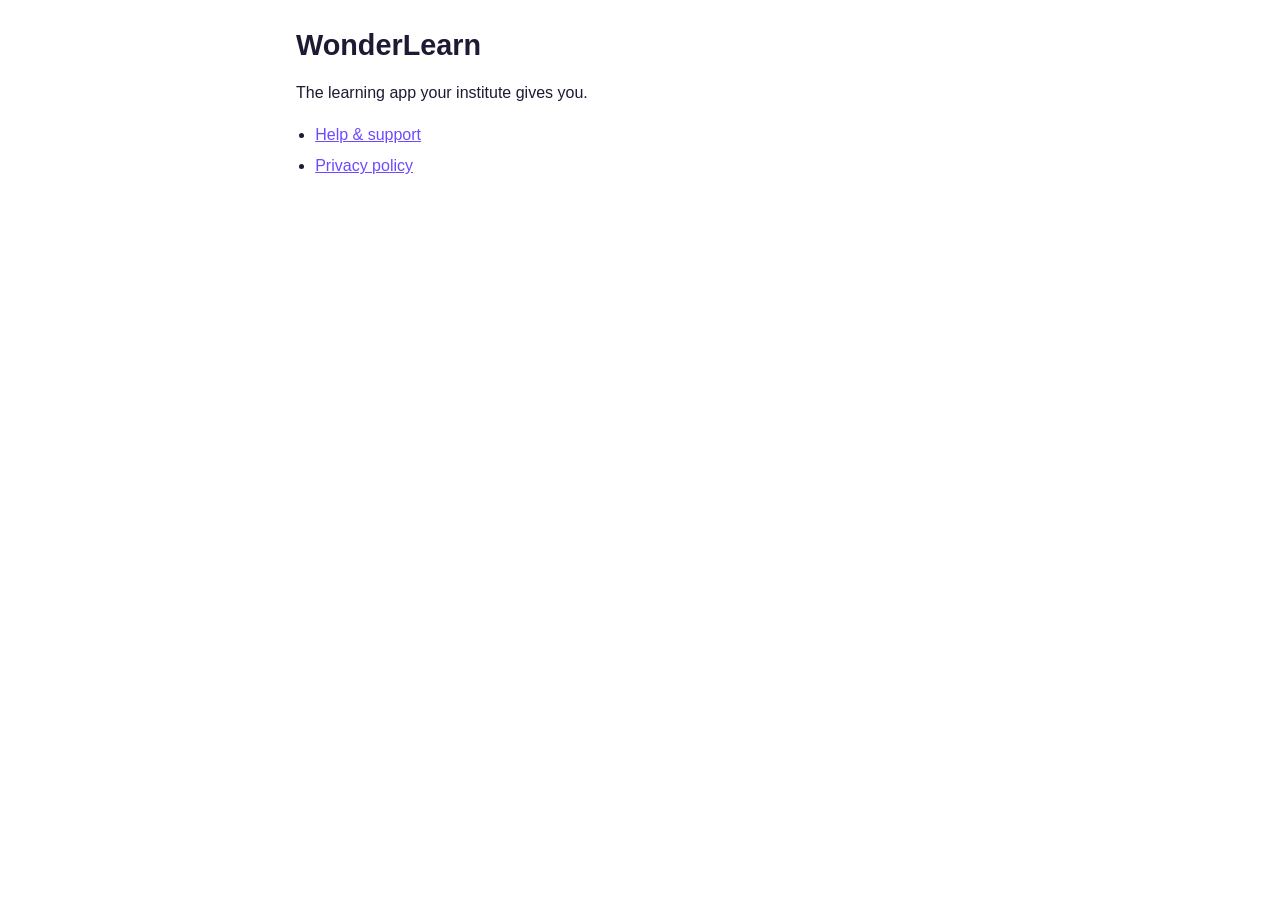
<file: index.html>
<!doctype html>
<html lang="en">
<head>
<meta charset="utf-8">
<meta name="viewport" content="width=device-width, initial-scale=1">
<title>WonderLearn</title>
<link rel="stylesheet" href="style.css">
</head>
<body>
<main>
<h1>WonderLearn</h1>
<p>The learning app your institute gives you.</p>
<ul>
  <li><a href="support.html">Help &amp; support</a></li>
  <li><a href="privacy.html">Privacy policy</a></li>
</ul>
</main>
</body>
</html>
</file>
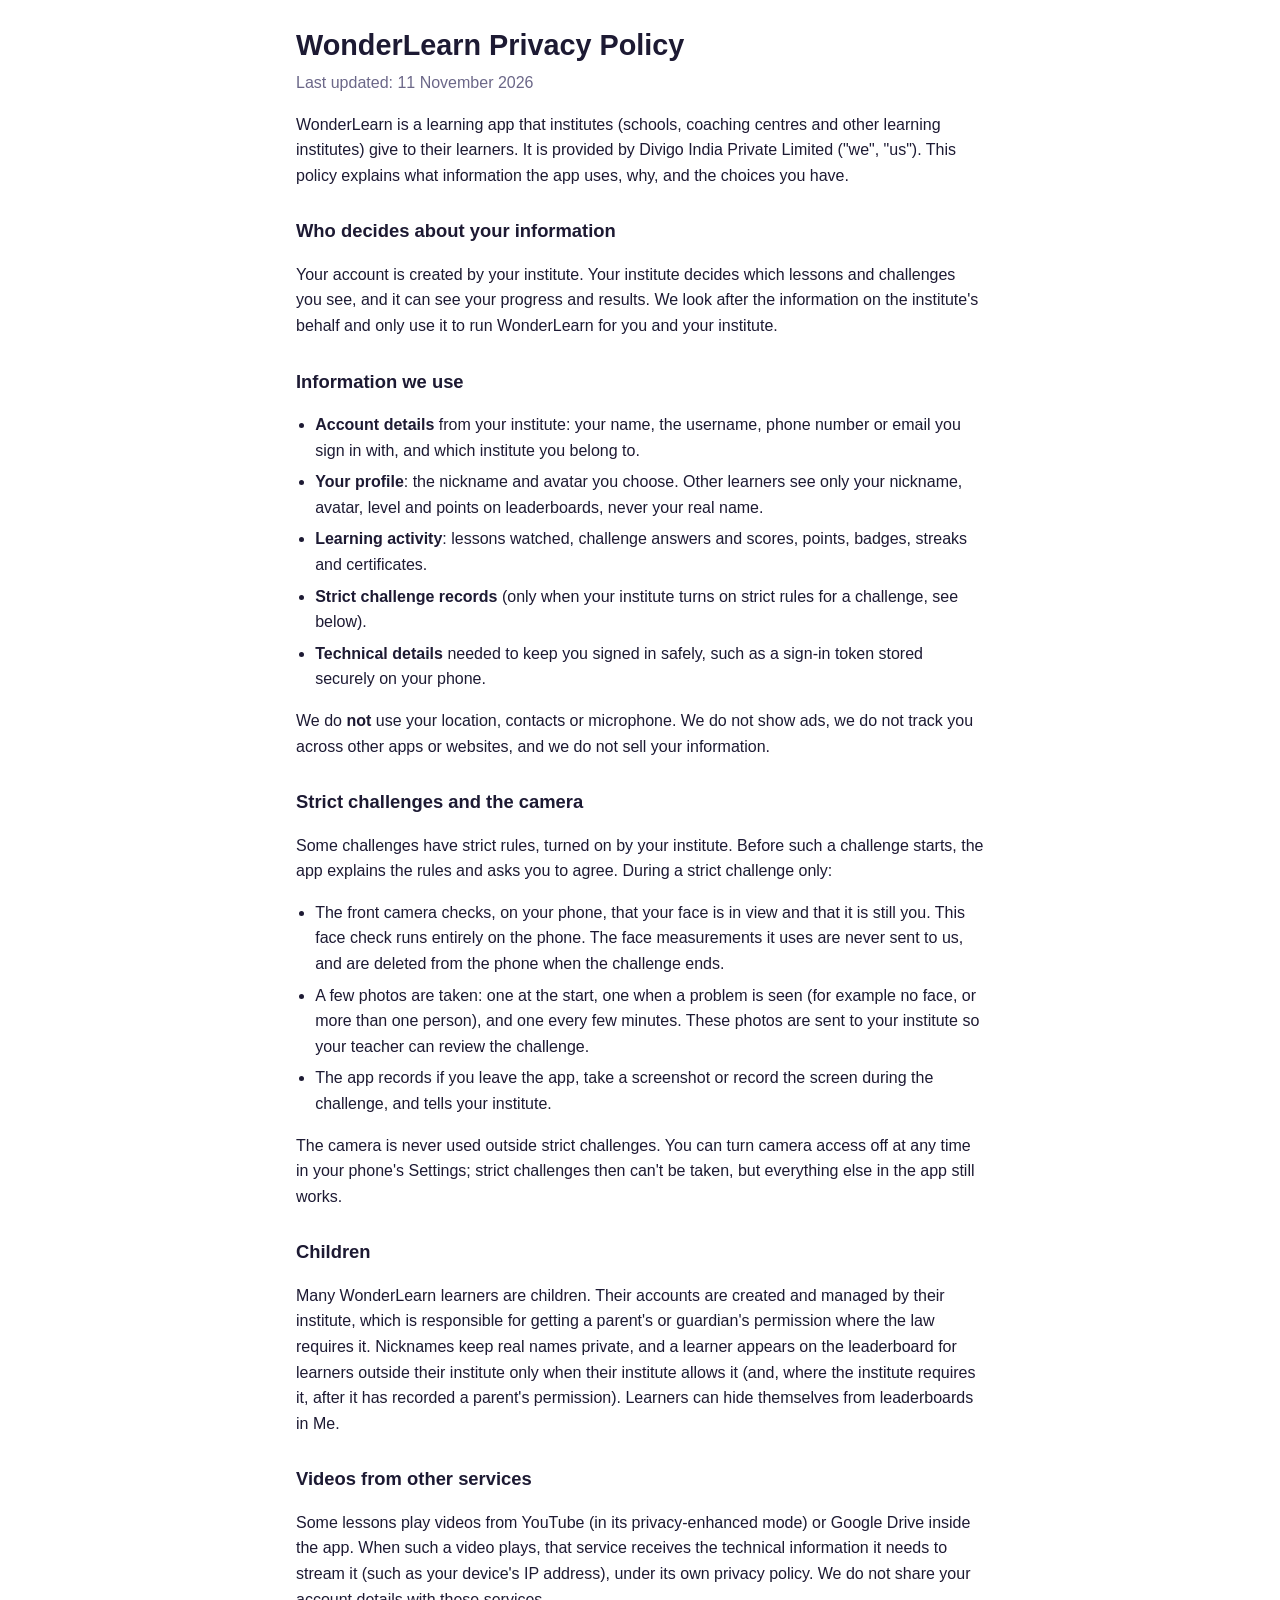
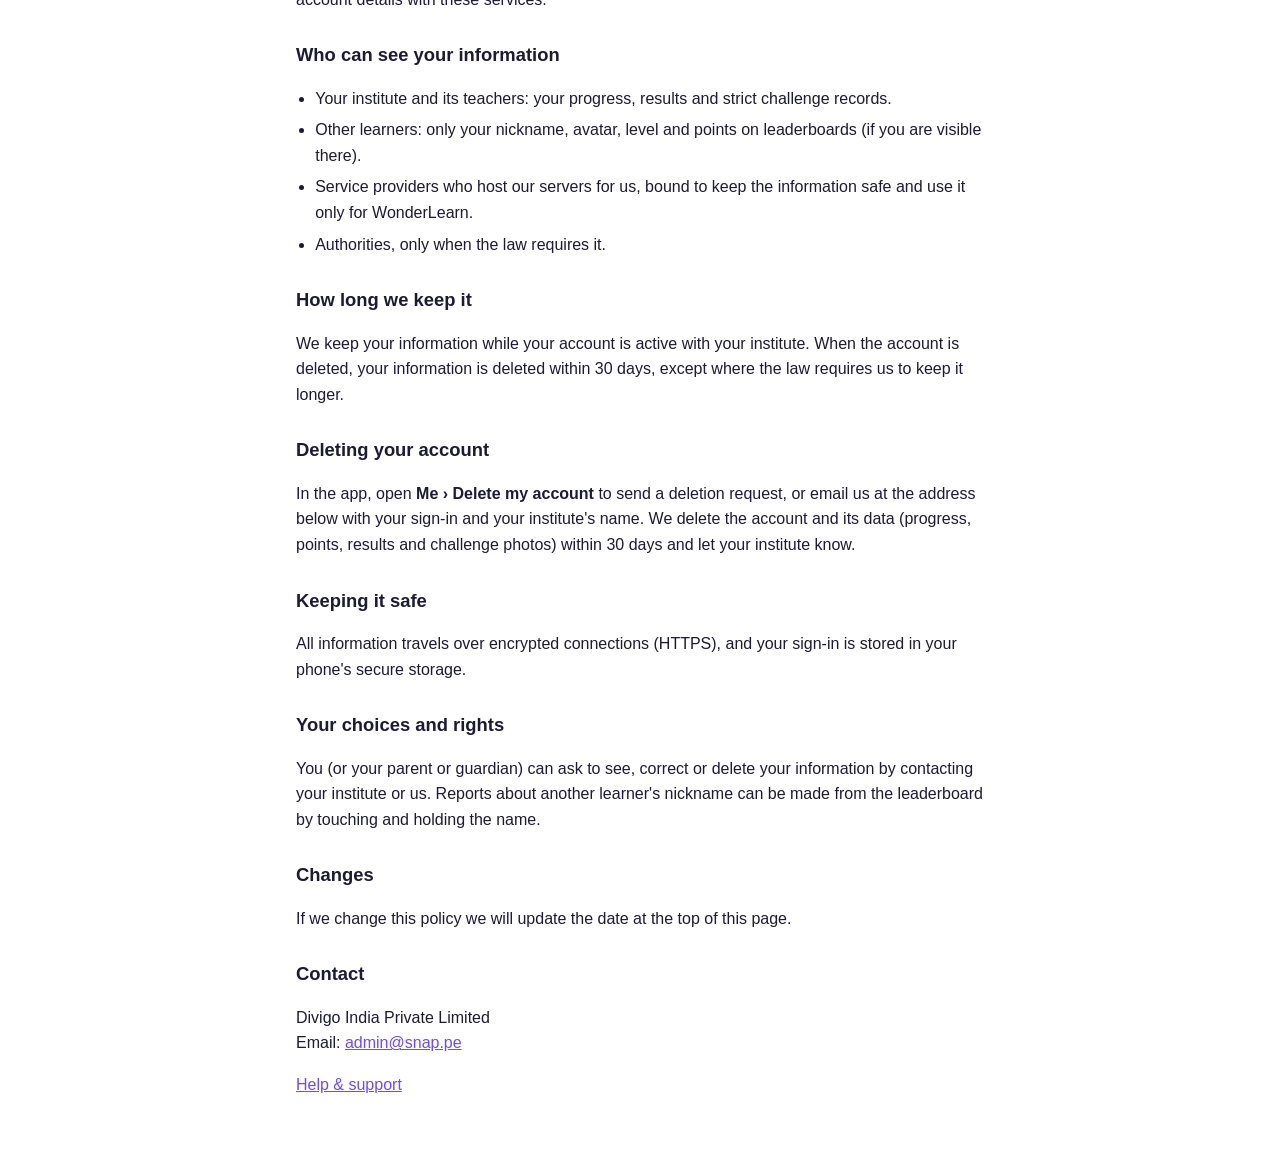
<file: privacy.html>
<!doctype html>
<html lang="en">
<head>
<meta charset="utf-8">
<meta name="viewport" content="width=device-width, initial-scale=1">
<title>WonderLearn Privacy Policy</title>
<link rel="stylesheet" href="style.css">
</head>
<body>
<main>
<h1>WonderLearn Privacy Policy</h1>
<p class="muted">Last updated: 11 November 2026</p>

<p>WonderLearn is a learning app that institutes (schools, coaching centres and other learning institutes) give to their learners. It is provided by Divigo India Private Limited ("we", "us"). This policy explains what information the app uses, why, and the choices you have.</p>

<h2>Who decides about your information</h2>
<p>Your account is created by your institute. Your institute decides which lessons and challenges you see, and it can see your progress and results. We look after the information on the institute's behalf and only use it to run WonderLearn for you and your institute.</p>

<h2>Information we use</h2>
<ul>
  <li><strong>Account details</strong> from your institute: your name, the username, phone number or email you sign in with, and which institute you belong to.</li>
  <li><strong>Your profile</strong>: the nickname and avatar you choose. Other learners see only your nickname, avatar, level and points on leaderboards, never your real name.</li>
  <li><strong>Learning activity</strong>: lessons watched, challenge answers and scores, points, badges, streaks and certificates.</li>
  <li><strong>Strict challenge records</strong> (only when your institute turns on strict rules for a challenge, see below).</li>
  <li><strong>Technical details</strong> needed to keep you signed in safely, such as a sign-in token stored securely on your phone.</li>
</ul>
<p>We do <strong>not</strong> use your location, contacts or microphone. We do not show ads, we do not track you across other apps or websites, and we do not sell your information.</p>

<h2>Strict challenges and the camera</h2>
<p>Some challenges have strict rules, turned on by your institute. Before such a challenge starts, the app explains the rules and asks you to agree. During a strict challenge only:</p>
<ul>
  <li>The front camera checks, on your phone, that your face is in view and that it is still you. This face check runs entirely on the phone. The face measurements it uses are never sent to us, and are deleted from the phone when the challenge ends.</li>
  <li>A few photos are taken: one at the start, one when a problem is seen (for example no face, or more than one person), and one every few minutes. These photos are sent to your institute so your teacher can review the challenge.</li>
  <li>The app records if you leave the app, take a screenshot or record the screen during the challenge, and tells your institute.</li>
</ul>
<p>The camera is never used outside strict challenges. You can turn camera access off at any time in your phone's Settings; strict challenges then can't be taken, but everything else in the app still works.</p>

<h2>Children</h2>
<p>Many WonderLearn learners are children. Their accounts are created and managed by their institute, which is responsible for getting a parent's or guardian's permission where the law requires it. Nicknames keep real names private, and a learner appears on the leaderboard for learners outside their institute only when their institute allows it (and, where the institute requires it, after it has recorded a parent's permission). Learners can hide themselves from leaderboards in Me.</p>

<h2>Videos from other services</h2>
<p>Some lessons play videos from YouTube (in its privacy-enhanced mode) or Google Drive inside the app. When such a video plays, that service receives the technical information it needs to stream it (such as your device's IP address), under its own privacy policy. We do not share your account details with these services.</p>

<h2>Who can see your information</h2>
<ul>
  <li>Your institute and its teachers: your progress, results and strict challenge records.</li>
  <li>Other learners: only your nickname, avatar, level and points on leaderboards (if you are visible there).</li>
  <li>Service providers who host our servers for us, bound to keep the information safe and use it only for WonderLearn.</li>
  <li>Authorities, only when the law requires it.</li>
</ul>

<h2>How long we keep it</h2>
<p>We keep your information while your account is active with your institute. When the account is deleted, your information is deleted within 30 days, except where the law requires us to keep it longer.</p>

<h2>Deleting your account</h2>
<p>In the app, open <strong>Me › Delete my account</strong> to send a deletion request, or email us at the address below with your sign-in and your institute's name. We delete the account and its data (progress, points, results and challenge photos) within 30 days and let your institute know.</p>

<h2>Keeping it safe</h2>
<p>All information travels over encrypted connections (HTTPS), and your sign-in is stored in your phone's secure storage.</p>

<h2>Your choices and rights</h2>
<p>You (or your parent or guardian) can ask to see, correct or delete your information by contacting your institute or us. Reports about another learner's nickname can be made from the leaderboard by touching and holding the name.</p>

<h2>Changes</h2>
<p>If we change this policy we will update the date at the top of this page.</p>

<h2>Contact</h2>
<p>Divigo India Private Limited<br>Email: <a href="mailto:admin@snap.pe">admin@snap.pe</a></p>
<p><a href="support.html">Help &amp; support</a></p>
</main>
</body>
</html>
</file>
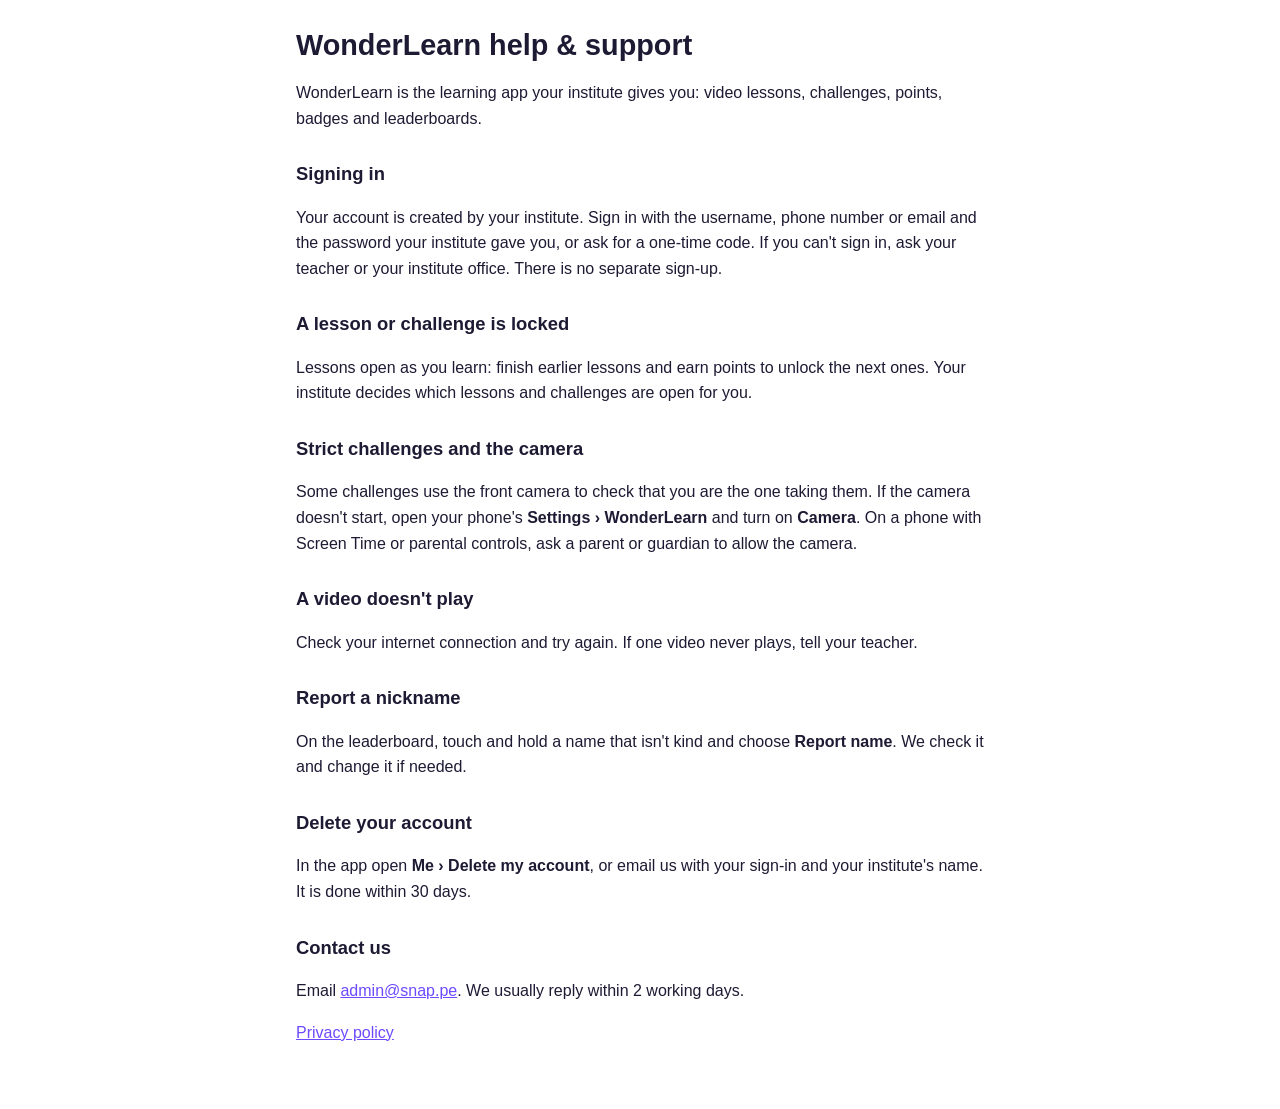
<file: support.html>
<!doctype html>
<html lang="en">
<head>
<meta charset="utf-8">
<meta name="viewport" content="width=device-width, initial-scale=1">
<title>WonderLearn Help</title>
<link rel="stylesheet" href="style.css">
</head>
<body>
<main>
<h1>WonderLearn help &amp; support</h1>
<p>WonderLearn is the learning app your institute gives you: video lessons, challenges, points, badges and leaderboards.</p>

<h2>Signing in</h2>
<p>Your account is created by your institute. Sign in with the username, phone number or email and the password your institute gave you, or ask for a one-time code. If you can't sign in, ask your teacher or your institute office. There is no separate sign-up.</p>

<h2>A lesson or challenge is locked</h2>
<p>Lessons open as you learn: finish earlier lessons and earn points to unlock the next ones. Your institute decides which lessons and challenges are open for you.</p>

<h2>Strict challenges and the camera</h2>
<p>Some challenges use the front camera to check that you are the one taking them. If the camera doesn't start, open your phone's <strong>Settings › WonderLearn</strong> and turn on <strong>Camera</strong>. On a phone with Screen Time or parental controls, ask a parent or guardian to allow the camera.</p>

<h2>A video doesn't play</h2>
<p>Check your internet connection and try again. If one video never plays, tell your teacher.</p>

<h2>Report a nickname</h2>
<p>On the leaderboard, touch and hold a name that isn't kind and choose <strong>Report name</strong>. We check it and change it if needed.</p>

<h2>Delete your account</h2>
<p>In the app open <strong>Me › Delete my account</strong>, or email us with your sign-in and your institute's name. It is done within 30 days.</p>

<h2>Contact us</h2>
<p>Email <a href="mailto:admin@snap.pe">admin@snap.pe</a>. We usually reply within 2 working days.</p>
<p><a href="privacy.html">Privacy policy</a></p>
</main>
</body>
</html>
</file>
<file: style.css>
:root { --ink: #1d1a33; --muted: #6b6788; --accent: #6d4aff; --bg: #ffffff; }
@media (prefers-color-scheme: dark) { :root { --ink: #ecebf5; --muted: #a9a6c2; --accent: #a996ff; --bg: #14122a; } }
* { box-sizing: border-box; }
body { margin: 0; background: var(--bg); color: var(--ink); font: 16px/1.6 -apple-system, BlinkMacSystemFont, "Segoe UI", Roboto, sans-serif; }
main { max-width: 720px; margin: 0 auto; padding: 28px 16px 48px; }
h1 { font-size: 1.8rem; line-height: 1.25; margin: 0 0 6px; }
h2 { font-size: 1.15rem; margin: 28px 0 6px; }
a { color: var(--accent); }
.muted { color: var(--muted); margin-top: 0; }
ul { padding-left: 1.2em; }
li { margin: 6px 0; }
</file>
